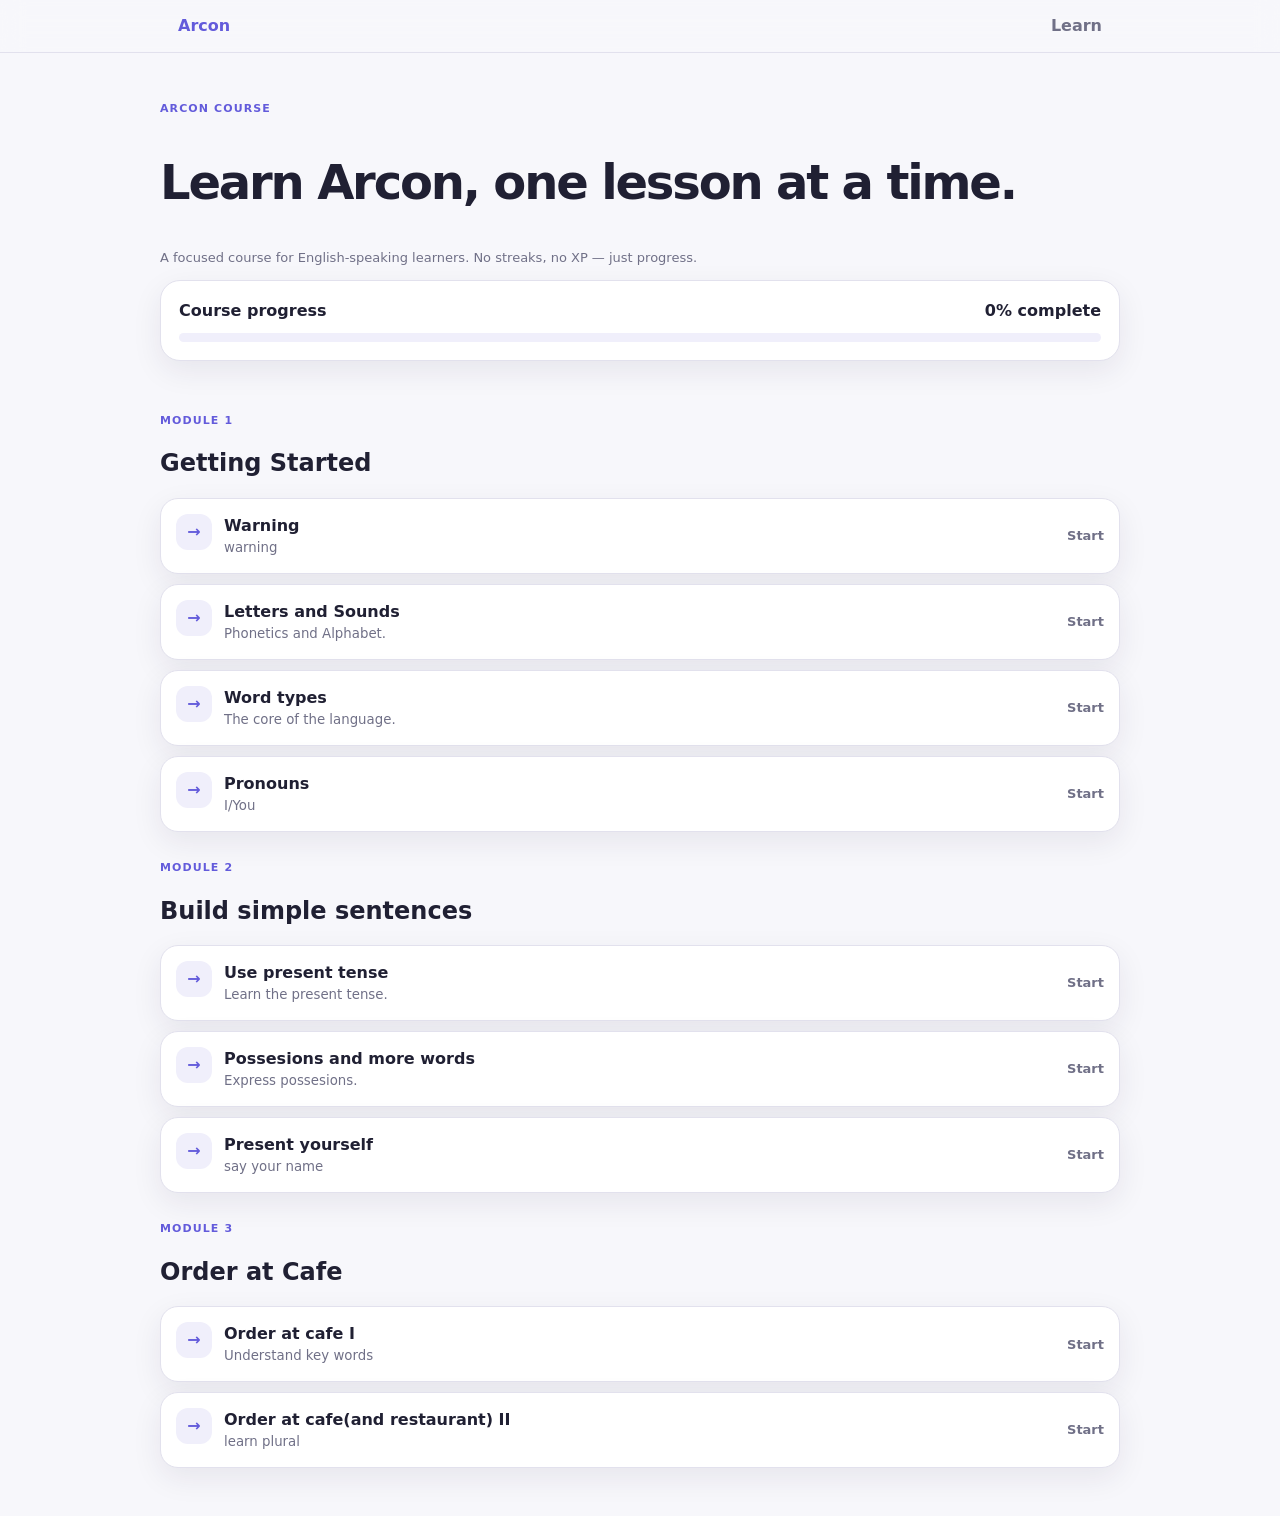
<file: index.html>
<!doctype html><html lang="en"><head><meta charset="utf-8"><meta name="viewport" content="width=device-width,initial-scale=1"><title>Arcon — Learn</title><link rel="stylesheet" href="./css/style.css"></head><body><header class="topbar"><nav class="nav"><a class="logo" href="./index.html">Arcon</a><span class="nav-link">Learn</span></nav></header><main class="container"><section class="hero"><div class="eyebrow">Arcon course</div><h1>Learn Arcon, one lesson at a time.</h1><p class="muted">A focused course for English-speaking learners. No streaks, no XP — just progress.</p><div class="progress-card"><div class="progress-row"><span>Course progress</span><span id="progressText">0% complete</span></div><div class="progress-track"><div id="progressFill" class="progress-fill"></div></div></div></section><div id="modules"></div></main><script type="module" src="./js/index.js"></script></body></html>
</file>
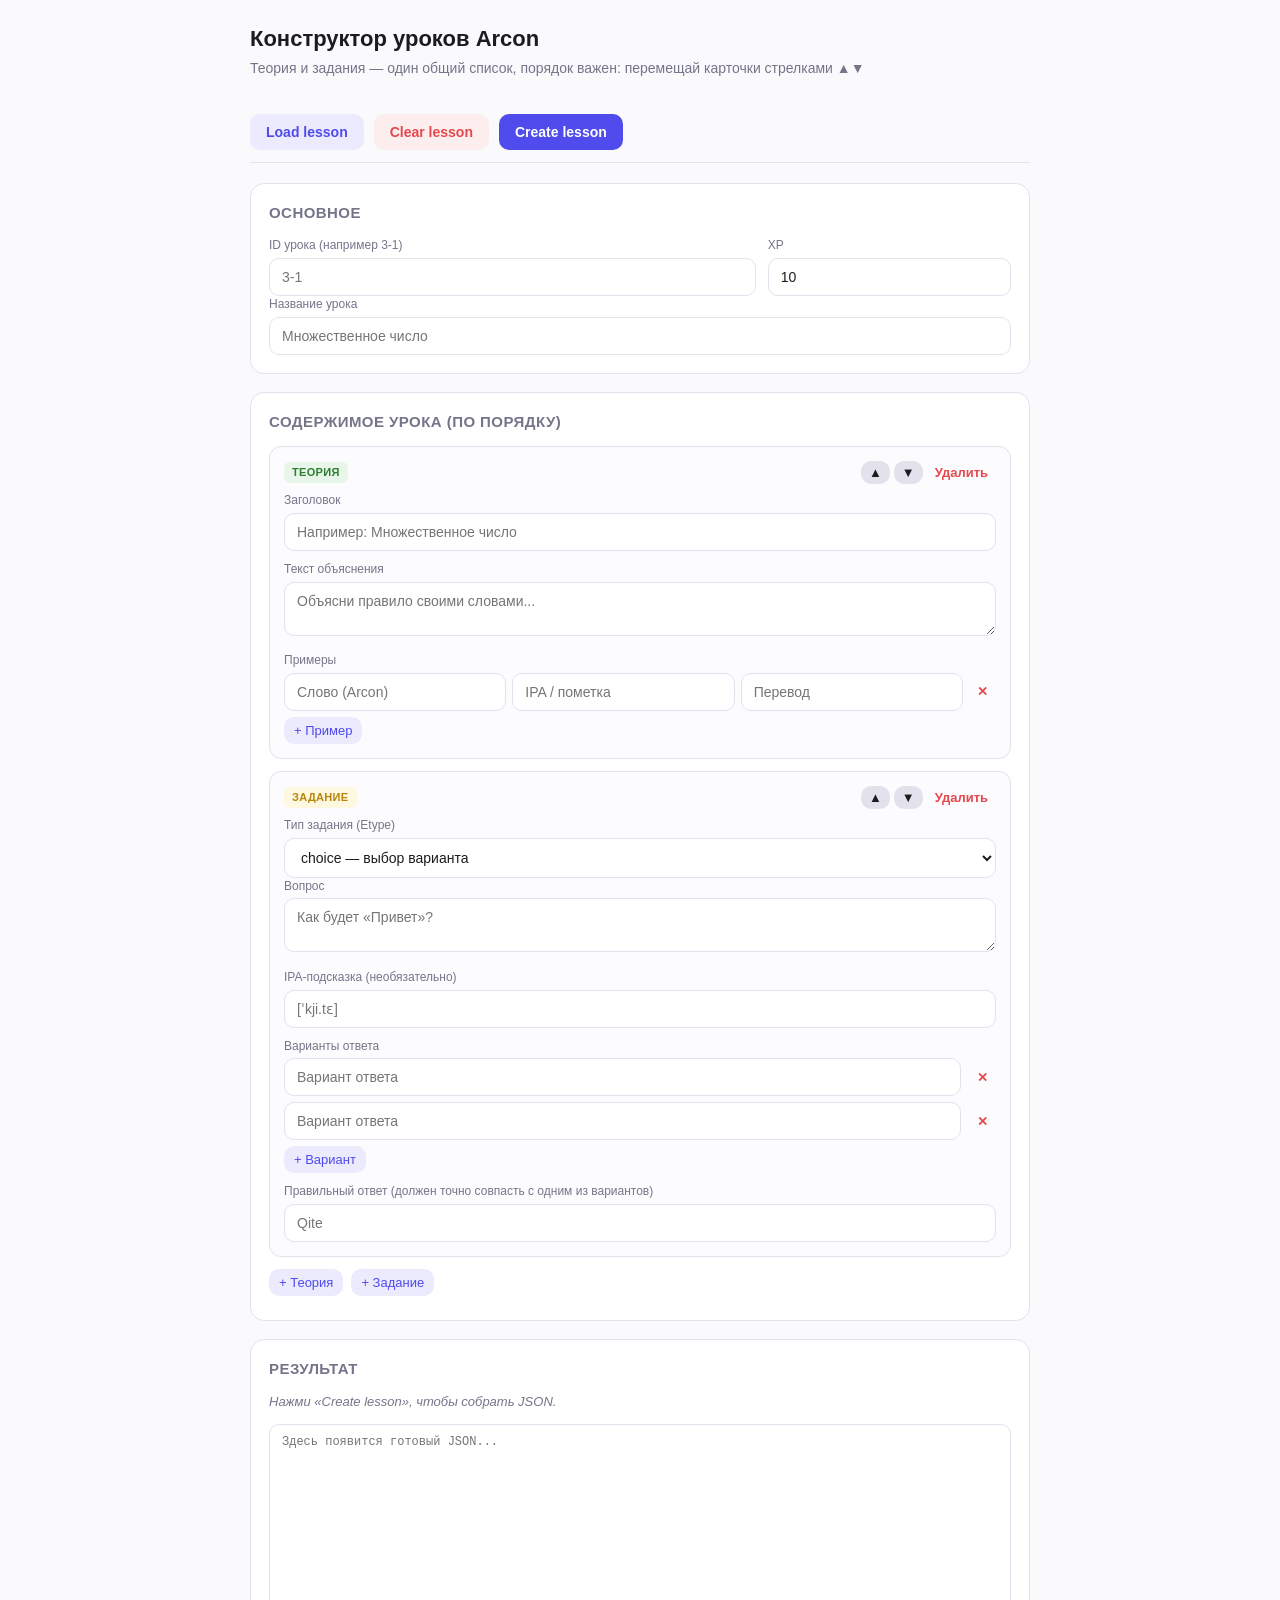
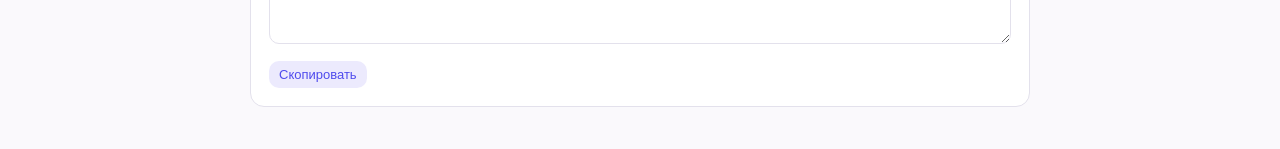
<file: lesson-creater.html>
<!DOCTYPE html>
<html lang="ru">
<head>
<meta charset="UTF-8">
<meta name="viewport" content="width=device-width, initial-scale=1.0">
<title>Конструктор уроков Arcon v2</title>
<style>
  :root {
    --accent: #4f4bed;
    --accent-soft: #eceafd;
    --bg: #faf9fc;
    --panel: #ffffff;
    --border: #e3e1ec;
    --text: #1c1c1e;
    --hint: #75758a;
    --danger: #e5484d;
    --danger-soft: #fceeee;
    --theory-tag: #2e7d32;
    --theory-tag-soft: #e8f5e9;
    --ex-tag: #b8860b;
    --ex-tag-soft: #fff8e1;
    --radius: 14px;
  }
  * { box-sizing: border-box; }
  body {
    margin: 0;
    background: var(--bg);
    color: var(--text);
    font-family: -apple-system, BlinkMacSystemFont, "Segoe UI", Roboto, sans-serif;
    padding: 24px;
    line-height: 1.4;
  }
  .p1-wrap { max-width: 780px; margin: 0 auto; }
  h1 { font-size: 22px; margin: 0 0 4px; }
  .p1-subtitle { color: var(--hint); font-size: 14px; margin: 0 0 24px; }
  .p1-toolbar {
    display: flex; gap: 10px; position: sticky; top: 0;
    background: var(--bg); padding: 12px 0; z-index: 10;
    border-bottom: 1px solid var(--border); margin-bottom: 20px;
  }
  button { font-family: inherit; cursor: pointer; border: none; border-radius: 10px; padding: 10px 16px; font-size: 14px; font-weight: 600; }
  .p1-btn-primary { background: var(--accent); color: #fff; }
  .p1-btn-danger { background: var(--danger-soft); color: var(--danger); }
  .p1-btn-ghost { background: var(--accent-soft); color: var(--accent); }
  .p1-btn-small { padding: 6px 10px; font-size: 13px; font-weight: 500; }
  .p1-btn-remove { background: none; color: var(--danger); font-size: 13px; padding: 4px 8px; }
  .p1-btn-move { background: var(--border); color: var(--text); font-size: 13px; padding: 4px 8px; }

  section.p1-section {
    background: var(--panel); border: 1px solid var(--border);
    border-radius: var(--radius); padding: 18px; margin-bottom: 18px;
  }
  section.p1-section > h2 {
    font-size: 15px; text-transform: uppercase; letter-spacing: 0.03em;
    color: var(--hint); margin: 0 0 14px;
  }

  label { display: block; font-size: 12px; color: var(--hint); margin: 10px 0 4px; }
  label:first-of-type { margin-top: 0; }

  input[type="text"], input[type="number"], textarea, select {
    width: 100%; padding: 10px 12px; border: 1px solid var(--border);
    border-radius: 10px; font-size: 14px; font-family: inherit;
    background: #fff; color: var(--text);
  }
  textarea { resize: vertical; min-height: 54px; }
  input:focus, textarea:focus, select:focus { outline: none; border-color: var(--accent); }

  .p1-row-inline { display: flex; gap: 8px; align-items: center; margin-bottom: 6px; }
  .p1-row-inline input { flex: 1; }

  .p1-item {
    border: 1px solid var(--border); border-radius: 12px; padding: 14px;
    margin-bottom: 12px; background: #fcfcfe;
  }
  .p1-item-header {
    display: flex; justify-content: space-between; align-items: center; margin-bottom: 8px; gap: 8px;
  }
  .p1-item-header-left { display: flex; align-items: center; gap: 8px; }
  .p1-item-tag {
    font-size: 11px; font-weight: 700; text-transform: uppercase;
    padding: 3px 8px; border-radius: 6px; letter-spacing: 0.03em;
  }
  .p1-item-tag.theory { color: var(--theory-tag); background: var(--theory-tag-soft); }
  .p1-item-tag.exercise { color: var(--ex-tag); background: var(--ex-tag-soft); }
  .p1-item-header-actions { display: flex; gap: 4px; }

  .p1-example-row, .p1-pair-row {
    display: grid; grid-template-columns: 1fr 1fr 1fr auto; gap: 6px; margin-bottom: 6px;
  }
  .p1-pair-row { grid-template-columns: 1fr 1fr auto; }

  .p1-basic-grid { display: grid; grid-template-columns: 2fr 1fr; gap: 12px; }

  #p1-json-output {
    width: 100%; min-height: 220px; font-family: "SF Mono", Menlo, Consolas, monospace;
    font-size: 12px; white-space: pre;
  }
  .p1-output-actions { display: flex; gap: 8px; margin-top: 10px; }
  .p1-empty-hint { color: var(--hint); font-size: 13px; font-style: italic; }  .p1-hidden { display: none !important; }
</style>
</head>
<body>
<div class="p1-wrap">
  <h1>Конструктор уроков Arcon</h1>
  <p class="p1-subtitle">Теория и задания — один общий список, порядок важен: перемещай карточки стрелками ▲▼</p>

  <div class="p1-toolbar">
    <button id="p1-load-btn" class="p1-btn-ghost">Load lesson</button>
    <input type="file" id="p1-load-file" accept="application/json,.json" class="p1-hidden">
    <button id="p1-clear-btn" class="p1-btn-danger">Clear lesson</button>
    <button id="p1-create-btn" class="p1-btn-primary">Create lesson</button>
  </div>

  <section class="p1-section">
    <h2>Основное</h2>
    <div class="p1-basic-grid">
      <div>
        <label for="p1-id-input">ID урока (например 3-1)</label>
        <input type="text" id="p1-id-input" placeholder="3-1">
      </div>
      <div>
        <label for="p1-xp-input">XP</label>
        <input type="number" id="p1-xp-input" value="10">
      </div>
    </div>
    <label for="p1-title-input">Название урока</label>
    <input type="text" id="p1-title-input" placeholder="Множественное число">
  </section>

  <section class="p1-section">
    <h2>Содержимое урока (по порядку)</h2>
    <div id="p1-items-list"></div>
    <div class="p1-row-inline">
      <button id="p1-add-theory-btn" class="p1-btn-ghost p1-btn-small">+ Теория</button>
      <button id="p1-add-exercise-btn" class="p1-btn-ghost p1-btn-small">+ Задание</button>
    </div>
  </section>

  <section class="p1-section">
    <h2>Результат</h2>
    <p class="p1-empty-hint" id="p1-output-hint">Нажми «Create lesson», чтобы собрать JSON.</p>
    <textarea id="p1-json-output" readonly placeholder="Здесь появится готовый JSON..."></textarea>
    <div class="p1-output-actions">
      <button id="p1-copy-btn" class="p1-btn-ghost p1-btn-small">Скопировать</button>
    </div>
  </section>
</div>

<script>
(function () {
  const list = document.getElementById("p1-items-list");

  // ---------- Общие утилиты для карточек в списке ----------

  function moveItem(item, direction) {
    if (direction === "up" && item.previousElementSibling) {
      list.insertBefore(item, item.previousElementSibling);
    } else if (direction === "down" && item.nextElementSibling) {
      list.insertBefore(item.nextElementSibling, item);
    }
  }

  function makeItemHeader(tagLabel, tagClass, item) {
    const header = document.createElement("div");
    header.className = "p1-item-header";
    header.innerHTML = `
      <div class="p1-item-header-left">
        <span class="p1-item-tag ${tagClass}">${tagLabel}</span>
      </div>
      <div class="p1-item-header-actions">
        <button class="p1-btn-move p1-move-up" type="button">▲</button>
        <button class="p1-btn-move p1-move-down" type="button">▼</button>
        <button class="p1-btn-remove p1-remove-item" type="button">Удалить</button>
      </div>
    `;
    header.querySelector(".p1-move-up").onclick = () => moveItem(item, "up");
    header.querySelector(".p1-move-down").onclick = () => moveItem(item, "down");
    header.querySelector(".p1-remove-item").onclick = () => item.remove();
    return header;
  }

  // ---------- Теория ----------

  function makeExampleRow() {
    const row = document.createElement("div");
    row.className = "p1-example-row";
    row.innerHTML = `
      <input type="text" class="p1-ex-word" placeholder="Слово (Arcon)">
      <input type="text" class="p1-ex-ipa" placeholder="IPA / пометка">
      <input type="text" class="p1-ex-translation" placeholder="Перевод">
      <button class="p1-btn-remove" type="button">✕</button>
    `;
    row.querySelector(".p1-btn-remove").onclick = () => row.remove();
    return row;
  }

  function makeTheoryItem() {
    const item = document.createElement("div");
    item.className = "p1-item p1-theory-item";
    item.appendChild(makeItemHeader("Теория", "theory", item));

    const body = document.createElement("div");
    body.innerHTML = `
      <label>Заголовок</label>
      <input type="text" class="p1-t-title" placeholder="Например: Множественное число">
      <label>Текст объяснения</label>
      <textarea class="p1-t-theory" placeholder="Объясни правило своими словами..."></textarea>
      <label>Примеры</label>
      <div class="p1-t-examples"></div>
      <button class="p1-btn-ghost p1-btn-small p1-add-example-btn" type="button">+ Пример</button>
    `;
    body.querySelector(".p1-add-example-btn").onclick = () => {
      body.querySelector(".p1-t-examples").appendChild(makeExampleRow());
    };
    body.querySelector(".p1-t-examples").appendChild(makeExampleRow());
    item.appendChild(body);

    return item;
  }

  document.getElementById("p1-add-theory-btn").onclick = () => {
    list.appendChild(makeTheoryItem());
  };

  // ---------- Задания ----------

  function makeOptionRow(container) {
    const row = document.createElement("div");
    row.className = "p1-row-inline";
    row.innerHTML = `
      <input type="text" class="p1-e-choice-option" placeholder="Вариант ответа">
      <button class="p1-btn-remove" type="button">✕</button>
    `;
    row.querySelector(".p1-btn-remove").onclick = () => row.remove();
    container.appendChild(row);
  }

  function makePairRow(container) {
    const row = document.createElement("div");
    row.className = "p1-pair-row";
    row.innerHTML = `
      <input type="text" class="p1-e-match-word" placeholder="Слово (Arcon)">
      <input type="text" class="p1-e-match-translation" placeholder="Перевод">
      <button class="p1-btn-remove" type="button">✕</button>
    `;
    row.querySelector(".p1-btn-remove").onclick = () => row.remove();
    container.appendChild(row);
  }

  function makeAnswerRow(container) {
    const row = document.createElement("div");
    row.className = "p1-row-inline";
    row.innerHTML = `
      <input type="text" class="p1-e-write-answer" placeholder="Правильный ответ">
      <button class="p1-btn-remove" type="button">✕</button>
    `;
    row.querySelector(".p1-btn-remove").onclick = () => row.remove();
    container.appendChild(row);
  }

  function renderChoiceFields(fieldsEl) {
    fieldsEl.innerHTML = `
      <label>Вопрос</label>
      <textarea class="p1-e-choice-prompt" placeholder="Как будет «Привет»?"></textarea>
      <label>IPA-подсказка (необязательно)</label>
      <input type="text" class="p1-e-choice-ipahint" placeholder="[ˈkji.tɛ]">
      <label>Варианты ответа</label>
      <div class="p1-e-choice-options"></div>
      <button class="p1-btn-ghost p1-btn-small p1-add-option-btn" type="button">+ Вариант</button>
      <label>Правильный ответ (должен точно совпасть с одним из вариантов)</label>
      <input type="text" class="p1-e-choice-answer" placeholder="Qite">
    `;
    const optionsList = fieldsEl.querySelector(".p1-e-choice-options");
    fieldsEl.querySelector(".p1-add-option-btn").onclick = () => makeOptionRow(optionsList);
    makeOptionRow(optionsList);
    makeOptionRow(optionsList);
  }

  function renderMatchFields(fieldsEl) {
    fieldsEl.innerHTML = `
      <label>Пары для сопоставления</label>
      <div class="p1-e-match-pairs"></div>
      <button class="p1-btn-ghost p1-btn-small p1-add-pair-btn" type="button">+ Пара</button>
    `;
    const pairsList = fieldsEl.querySelector(".p1-e-match-pairs");
    fieldsEl.querySelector(".p1-add-pair-btn").onclick = () => makePairRow(pairsList);
    makePairRow(pairsList);
    makePairRow(pairsList);
  }

  function renderWriteFields(fieldsEl) {
    fieldsEl.innerHTML = `
      <label>Задание (можно с переносом строки — фраза на новой строке)</label>
      <textarea class="p1-e-write-prompt" placeholder="Переведи фразу:&#10;Qo ede vū?"></textarea>
      <label>Что озвучить по кнопке 🔊 (необязательно, пиши на Arcon без знаков препинания)</label>
      <input type="text" class="p1-e-write-speak" placeholder="Qo ede vū">
      <label>IPA-подсказка (необязательно)</label>
      <input type="text" class="p1-e-write-ipahint" placeholder="">
      <label>Правильные ответы</label>
      <div class="p1-e-write-answers"></div>
      <button class="p1-btn-ghost p1-btn-small p1-add-answer-btn" type="button">+ Ответ</button>
    `;
    const answersList = fieldsEl.querySelector(".p1-e-write-answers");
    fieldsEl.querySelector(".p1-add-answer-btn").onclick = () => makeAnswerRow(answersList);
    makeAnswerRow(answersList);
  }

  function makeExerciseItem() {
    const item = document.createElement("div");
    item.className = "p1-item p1-exercise-item";
    item.appendChild(makeItemHeader("Задание", "exercise", item));

    const body = document.createElement("div");
    body.innerHTML = `
      <label>Тип задания (Etype)</label>
      <select class="p1-e-etype-select">
        <option value="choice">choice — выбор варианта</option>
        <option value="match">match — сопоставление пар</option>
        <option value="write">write — открытый ответ</option>
      </select>
      <div class="p1-e-fields"></div>
    `;
    item.appendChild(body);

    const fieldsEl = body.querySelector(".p1-e-fields");
    const typeSelect = body.querySelector(".p1-e-etype-select");

    function renderForType() {
      if (typeSelect.value === "choice") renderChoiceFields(fieldsEl);
      else if (typeSelect.value === "match") renderMatchFields(fieldsEl);
      else if (typeSelect.value === "write") renderWriteFields(fieldsEl);
    }
    typeSelect.onchange = renderForType;
    renderForType();

    return item;
  }

  document.getElementById("p1-add-exercise-btn").onclick = () => {
    list.appendChild(makeExerciseItem());
  };

  // ---------- Загрузка существующего урока ----------

  function fillTheoryItem(item, data) {
    item.querySelector(".p1-t-title").value = data.title || "";
    item.querySelector(".p1-t-theory").value = data.theory || "";
    const examplesContainer = item.querySelector(".p1-t-examples");
    examplesContainer.innerHTML = ""; // убираем дефолтную пустую строку из makeTheoryItem()
    (data.examples || []).forEach((ex) => {
      const row = makeExampleRow();
      row.querySelector(".p1-ex-word").value = ex.word || "";
      row.querySelector(".p1-ex-ipa").value = ex.ipa || "";
      row.querySelector(".p1-ex-translation").value = ex.translation || "";
      examplesContainer.appendChild(row);
    });
  }

  function fillExerciseItem(item, data) {
    const select = item.querySelector(".p1-e-etype-select");
    const fieldsEl = item.querySelector(".p1-e-fields");
    select.value = data.Etype || "choice";

    if (data.Etype === "match") {
      renderMatchFields(fieldsEl);
      const pairsList = fieldsEl.querySelector(".p1-e-match-pairs");
      pairsList.innerHTML = "";
      (data.pairs || []).forEach((pair) => {
        makePairRow(pairsList);
        const row = pairsList.lastElementChild;
        row.querySelector(".p1-e-match-word").value = (pair && pair[0]) || "";
        row.querySelector(".p1-e-match-translation").value = (pair && pair[1]) || "";
      });
    } else if (data.Etype === "write") {
      renderWriteFields(fieldsEl);
      fieldsEl.querySelector(".p1-e-write-prompt").value = data.prompt || "";
      fieldsEl.querySelector(".p1-e-write-speak").value = data.speak || "";
      fieldsEl.querySelector(".p1-e-write-ipahint").value = data.ipaHint || "";
      const answersList = fieldsEl.querySelector(".p1-e-write-answers");
      answersList.innerHTML = "";
      (data.answers || []).forEach((ans) => {
        makeAnswerRow(answersList);
        answersList.lastElementChild.querySelector(".p1-e-write-answer").value = ans || "";
      });
    } else {
      // choice — тоже дефолт, если Etype не распознан
      renderChoiceFields(fieldsEl);
      fieldsEl.querySelector(".p1-e-choice-prompt").value = data.prompt || "";
      fieldsEl.querySelector(".p1-e-choice-ipahint").value = data.ipaHint || "";
      const optionsList = fieldsEl.querySelector(".p1-e-choice-options");
      optionsList.innerHTML = "";
      (data.options || []).forEach((opt) => {
        makeOptionRow(optionsList);
        optionsList.lastElementChild.querySelector(".p1-e-choice-option").value = opt || "";
      });
      fieldsEl.querySelector(".p1-e-choice-answer").value = data.answer || "";
    }
  }

  function loadLessonIntoForm(data) {
    document.getElementById("p1-id-input").value = data.id || "";
    document.getElementById("p1-title-input").value = data.title || "";
    document.getElementById("p1-xp-input").value = data.xp || 10;
    list.innerHTML = "";

    (data.lesson || []).forEach((entry) => {
      if (entry.type === "T") {
        const item = makeTheoryItem();
        fillTheoryItem(item, entry);
        list.appendChild(item);
      } else if (entry.type === "E") {
        const item = makeExerciseItem();
        fillExerciseItem(item, entry);
        list.appendChild(item);
      }
    });

    document.getElementById("p1-output-hint").textContent =
      `Loaded "${data.id || "lesson"}" — edit below, then Create lesson to export.`;
  }

  document.getElementById("p1-load-btn").onclick = () => {
    document.getElementById("p1-load-file").click();
  };

  document.getElementById("p1-load-file").addEventListener("change", (e) => {
    const file = e.target.files[0];
    if (!file) return;
    const reader = new FileReader();
    reader.onload = () => {
      try {
        const data = JSON.parse(reader.result);
        loadLessonIntoForm(data);
      } catch (err) {
        alert("Couldn't read this file as a lesson JSON: " + err.message);
      }
    };
    reader.readAsText(file);
    e.target.value = ""; // сброс — чтобы можно было загрузить тот же файл повторно
  });

  // ---------- Сборка JSON ----------

  function buildLesson() {
    const lesson = {
      id: document.getElementById("p1-id-input").value.trim(),
      title: document.getElementById("p1-title-input").value.trim(),
      xp: parseInt(document.getElementById("p1-xp-input").value, 10) || 10,
      lesson: [],
    };

    // Порядок в итоговом JSON = порядок карточек в DOM (управляется стрелками ▲▼)
    [...list.children].forEach((item) => {
      if (item.classList.contains("p1-theory-item")) {
        const title = item.querySelector(".p1-t-title").value.trim();
        const theory = item.querySelector(".p1-t-theory").value.trim();
        const examples = [];
        item.querySelectorAll(".p1-example-row").forEach((row) => {
          const word = row.querySelector(".p1-ex-word").value.trim();
          const ipa = row.querySelector(".p1-ex-ipa").value.trim();
          const translation = row.querySelector(".p1-ex-translation").value.trim();
          if (word) examples.push({ word, ipa, translation });
        });
        if (title || theory || examples.length) {
          lesson.lesson.push({ type: "T", title, theory, examples });
        }
      } else if (item.classList.contains("p1-exercise-item")) {
        const etype = item.querySelector(".p1-e-etype-select").value;

        if (etype === "choice") {
          const prompt = item.querySelector(".p1-e-choice-prompt").value.trim();
          const ipaHint = item.querySelector(".p1-e-choice-ipahint").value.trim() || null;
          const options = [...item.querySelectorAll(".p1-e-choice-option")]
            .map((i) => i.value.trim())
            .filter((v) => v);
          const answer = item.querySelector(".p1-e-choice-answer").value.trim();
          if (prompt && options.length) {
            lesson.lesson.push({ type: "E", Etype: "choice", prompt, ipaHint, options, answer });
          }
        } else if (etype === "match") {
          const pairs = [...item.querySelectorAll(".p1-pair-row")]
            .map((row) => [
              row.querySelector(".p1-e-match-word").value.trim(),
              row.querySelector(".p1-e-match-translation").value.trim(),
            ])
            .filter((p) => p[0] && p[1]);
          if (pairs.length) {
            lesson.lesson.push({ type: "E", Etype: "match", pairs });
          }
        } else if (etype === "write") {
          const prompt = item.querySelector(".p1-e-write-prompt").value.trim();
          const speak = item.querySelector(".p1-e-write-speak").value.trim() || null;
          const ipaHint = item.querySelector(".p1-e-write-ipahint").value.trim() || null;
          const answers = [...item.querySelectorAll(".p1-e-write-answer")]
            .map((i) => i.value.trim())
            .filter((v) => v);
          if (prompt && answers.length) {
            lesson.lesson.push({ type: "E", Etype: "write", prompt, speak, ipaHint, answers });
          }
        }
      }
    });

    return lesson;
  }

  function downloadFile(filename, content) {
    const blob = new Blob([content], { type: "application/json" });
    const url = URL.createObjectURL(blob);
    const a = document.createElement("a");
    a.href = url;
    a.download = filename;
    document.body.appendChild(a);
    a.click();
    a.remove();
    URL.revokeObjectURL(url);
  }

  document.getElementById("p1-create-btn").onclick = () => {
    const lesson = buildLesson();
    if (!lesson.id) {
      alert("Заполни ID урока — без него не получится назвать файл.");
      return;
    }
    const json = JSON.stringify(lesson, null, 2);
    const output = document.getElementById("p1-json-output");
    output.value = json;
    document.getElementById("p1-output-hint").textContent =
      `Готово — файл "${lesson.id}.json" скачался. Также можешь скопировать текст ниже.`;
    downloadFile(lesson.id + ".json", json);
  };

  document.getElementById("p1-copy-btn").onclick = () => {
    const output = document.getElementById("p1-json-output");
    if (!output.value) return;
    output.select();
    document.execCommand("copy");
  };

  document.getElementById("p1-clear-btn").onclick = () => {
    if (!confirm("Точно сбросить весь урок? Все введённые данные пропадут.")) return;
    document.getElementById("p1-id-input").value = "";
    document.getElementById("p1-title-input").value = "";
    document.getElementById("p1-xp-input").value = "10";
    list.innerHTML = "";
    document.getElementById("p1-json-output").value = "";
    document.getElementById("p1-output-hint").textContent = "Нажми «Create lesson», чтобы собрать JSON.";
  };

  // Стартовое состояние — одна теория и одно задание, чтобы было видно, с чего начать
  list.appendChild(makeTheoryItem());
  list.appendChild(makeExerciseItem());
})();
</script>
</body>
</html>
</file>
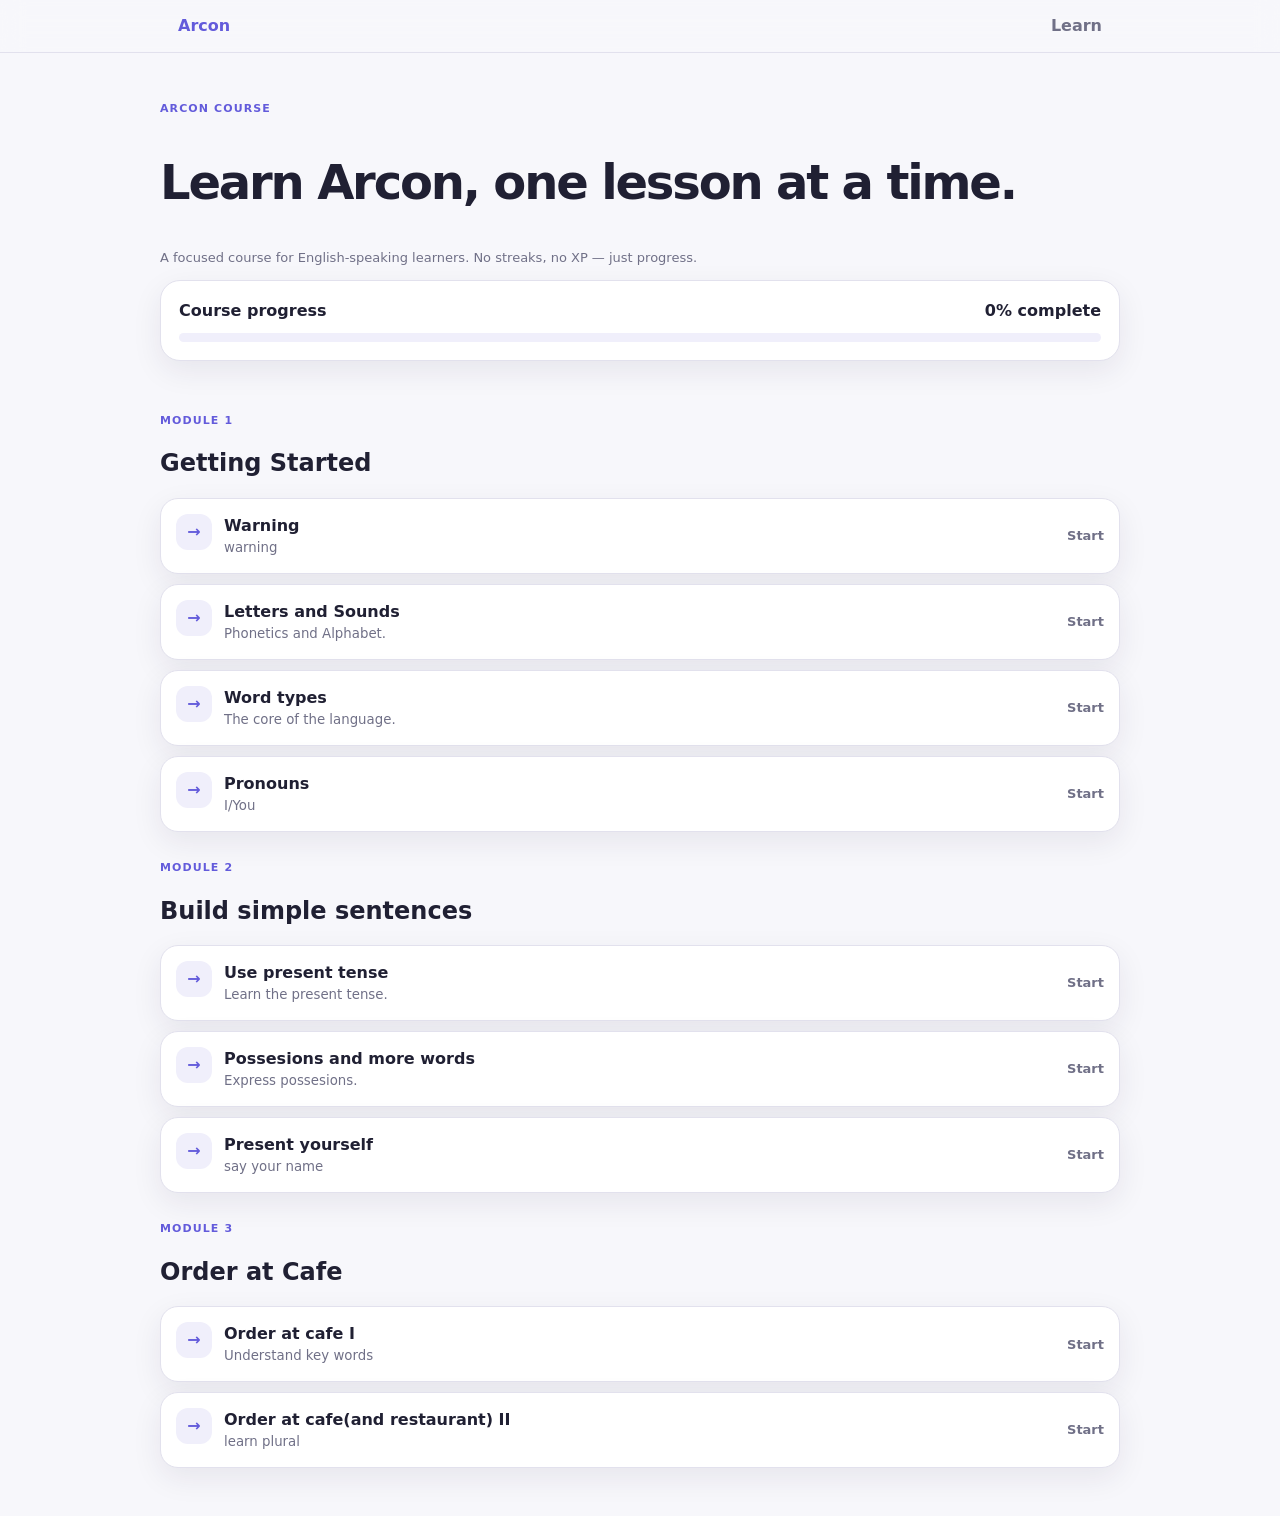
<file: lesson.html>
<!doctype html><html lang="en"><head><meta charset="utf-8"><meta name="viewport" content="width=device-width,initial-scale=1"><title>Arcon — Lesson</title><link rel="stylesheet" href="./css/style.css"></head><body><header class="topbar"><nav class="nav"><a class="logo" href="./index.html">Arcon</a><a class="nav-link" href="./index.html">Course</a></nav></header><main class="container"><div class="lesson-header"><div class="lesson-title"><div class="eyebrow">Lesson</div><h1 id="lessonTitle">Loading…</h1></div><div id="hearts" class="hearts">♥♥♥</div></div><div class="progress-track"><div id="progressFill" class="progress-fill"></div></div><div id="stepText" class="step"></div><section id="lessonContent"></section><div class="bottom-action"><button id="action" class="primary">Next</button></div></main><script type="module" src="./js/lesson.js"></script></body></html>
</file>
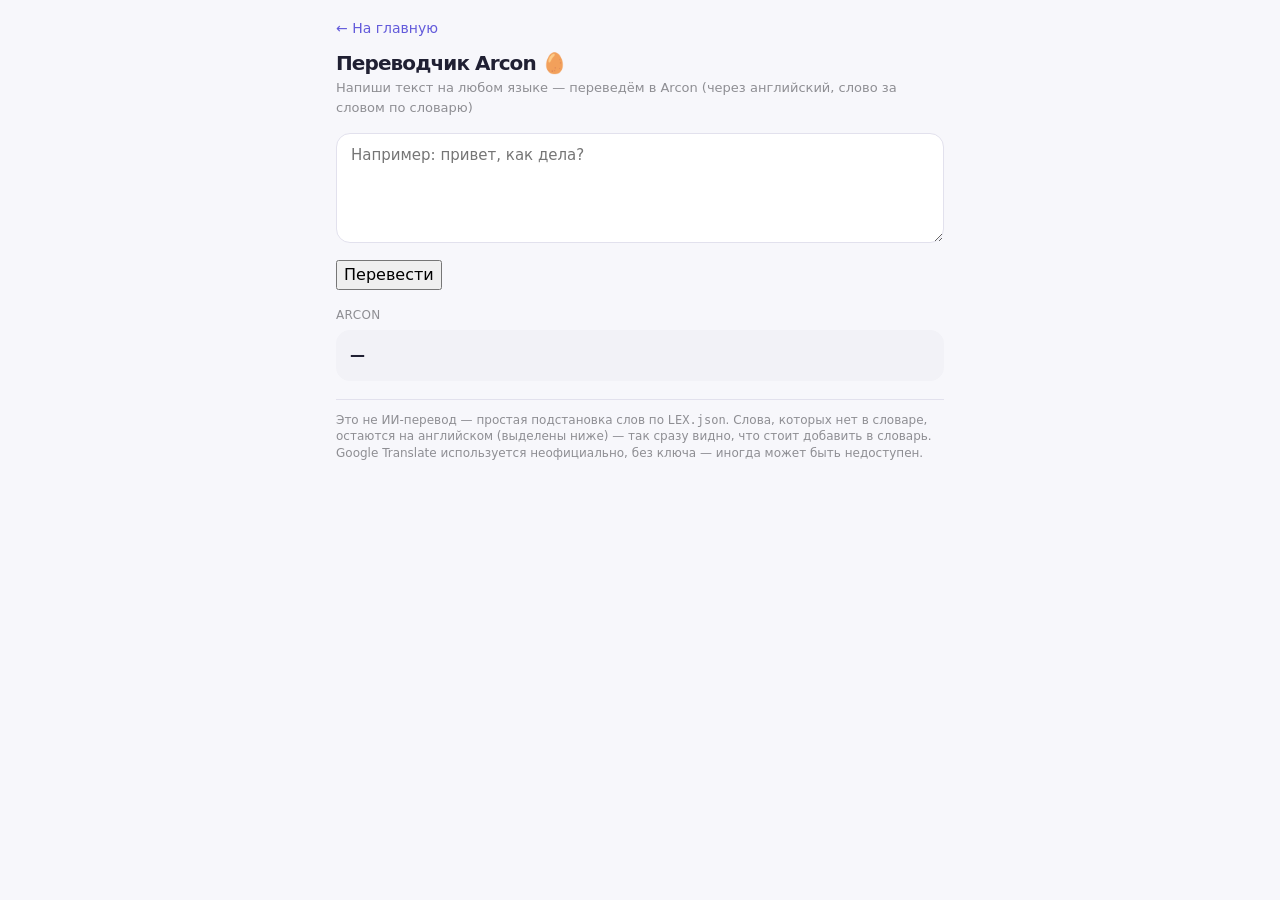
<file: translate.html>
<!DOCTYPE html>
<html lang="ru">
<head>
<meta charset="UTF-8">
<meta name="viewport" content="width=device-width, initial-scale=1.0, maximum-scale=1.0, user-scalable=no">
<title>Arcon — Переводчик</title>
<link rel="stylesheet" href="css/style.css?v=1">
<style>
  .t-wrap { padding: 16px; max-width: 640px; margin: 0 auto; }
  .t-back { display: inline-block; margin-bottom: 14px; color: var(--accent); font-size: 14px; text-decoration: none; }
  .t-textarea {
    width: 100%; min-height: 110px; padding: 12px 14px; border: 1px solid var(--border, #e3e1ec);
    border-radius: 14px; font-size: 15px; font-family: inherit; resize: vertical;
  }
  .t-result-block { margin-top: 16px; }
  .t-result-label { font-size: 12px; color: var(--tg-hint, #8e8e93); text-transform: uppercase; letter-spacing: 0.03em; margin-bottom: 6px; }
  .t-result-box {
    background: var(--tg-secondary-bg, #f2f2f7); border-radius: 14px; padding: 14px;
    font-size: 15px; white-space: pre-wrap; min-height: 24px;
  }
  .t-result-box.arcon { font-weight: 600; }
  .t-missing { margin-top: 8px; font-size: 13px; color: var(--hint, #75758a); }
  .t-missing b { color: var(--error, #e5484d); }
  .t-note {
    font-size: 12px; color: var(--tg-hint, #8e8e93); margin-top: 18px; line-height: 1.4;
    border-top: 1px solid var(--border, #e3e1ec); padding-top: 12px;
  }
</style>
</head>
<body>
<div class="t-wrap">
  <a class="t-back" href="index.html">← На главную</a>
  <h1 style="font-size:20px;margin:0 0 4px;">Переводчик Arcon 🥚</h1>
  <p style="color:var(--tg-hint,#8e8e93);font-size:13px;margin:0 0 16px;">
    Напиши текст на любом языке — переведём в Arcon (через английский, слово за словом по словарю)
  </p>

  <textarea id="t-input" class="t-textarea" placeholder="Например: привет, как дела?"></textarea>
  <button id="t-translate-btn" class="btn-primary" style="margin-top:10px;">Перевести</button>

  <div class="t-result-block">
    <div class="t-result-label">Arcon</div>
    <div id="t-arcon-box" class="t-result-box arcon">—</div>
    <div id="t-missing-box" class="t-missing"></div>
  </div>

  <p class="t-note">
    Это не ИИ-перевод — простая подстановка слов по <code>LEX.json</code>. Слова, которых нет в словаре,
    остаются на английском (выделены ниже) — так сразу видно, что стоит добавить в словарь.
    Google Translate используется неофициально, без ключа — иногда может быть недоступен.
  </p>
</div>

<script type="module">
  import { translate } from "./js/translate.js";

  const input = document.getElementById("t-input");
  const btn = document.getElementById("t-translate-btn");
  const arconBox = document.getElementById("t-arcon-box");
  const missingBox = document.getElementById("t-missing-box");

  btn.onclick = async () => {
    const text = input.value.trim();
    if (!text) return;

    btn.disabled = true;
    btn.textContent = "Переводим...";
    missingBox.textContent = "";

    try {
      const result = await translate(text);
      arconBox.textContent = result.arcon;
      if (result.missing.length) {
        missingBox.innerHTML = "Не найдено в словаре: <b>" + result.missing.join(", ") + "</b>";
      }
    } catch (err) {
      arconBox.textContent = "Ошибка: " + err.message;
    }

    btn.disabled = false;
    btn.textContent = "Перевести";
  };
</script>
</body>
</html>
</file>
<file: css/style.css>
:root{--bg:#f7f7fb;--surface:#fff;--surface2:#f0effb;--text:#202033;--muted:#707087;--accent:#635bdb;--accent2:#5048c9;--border:#e2e1ed;--ok:#258a61;--bad:#c44959;--shadow:0 10px 30px rgba(35,31,68,.08);--radius:20px}
@media(prefers-color-scheme:dark){:root{--bg:#15151d;--surface:#20202b;--surface2:#2a2938;--text:#f5f4fb;--muted:#aaa8bb;--accent:#9189ff;--accent2:#aaa3ff;--border:#3a3948;--shadow:0 10px 30px rgba(0,0,0,.22)}}
*{box-sizing:border-box}body{margin:0;background:var(--bg);color:var(--text);font:16px/1.5 system-ui,-apple-system,"Segoe UI",sans-serif}button,input{font:inherit}button{cursor:pointer}.topbar{position:sticky;top:0;z-index:10;backdrop-filter:blur(12px);background:color-mix(in srgb,var(--bg) 88%,transparent);border-bottom:1px solid var(--border)}.nav{max-width:960px;margin:auto;padding:14px 18px;display:flex;justify-content:space-between}.logo{font-weight:900;color:var(--accent);text-decoration:none}.nav-link{color:var(--muted);text-decoration:none;font-weight:700}.container{width:min(960px,calc(100% - 28px));margin:auto;padding:30px 0 48px}.hero{padding:18px 0 24px}.eyebrow{text-transform:uppercase;letter-spacing:.1em;font-size:11px;font-weight:800;color:var(--accent)}h1{font-size:clamp(30px,7vw,48px);line-height:1.05;letter-spacing:-.045em}h2{line-height:1.2}.muted,.hint,.example-meta{color:var(--muted);font-size:13px}.progress-card,.card,.lesson-card{background:var(--surface);border:1px solid var(--border);box-shadow:var(--shadow)}.progress-card{border-radius:var(--radius);padding:18px}.progress-row{display:flex;justify-content:space-between;font-weight:750;margin-bottom:10px}.progress-track{height:9px;border-radius:999px;background:var(--surface2);overflow:hidden}.progress-fill{height:100%;width:0;background:var(--accent);border-radius:inherit;transition:width .3s}.module{margin-top:28px}.lesson-list{display:grid;gap:10px}.lesson-card{width:100%;border-radius:18px;padding:15px;display:grid;grid-template-columns:auto 1fr auto;gap:12px;text-align:left;color:var(--text)}.lesson-card:hover{border-color:var(--accent)}.lesson-icon{width:36px;height:36px;border-radius:12px;background:var(--surface2);display:grid;place-items:center;color:var(--accent);font-weight:900}.lesson-copy{display:grid}.lesson-copy small{color:var(--muted)}.lesson-status{color:var(--muted);font-size:13px;font-weight:750;align-self:center}.done .lesson-icon{color:var(--ok)}.lesson-header{display:flex;align-items:end;gap:12px}.lesson-title{flex:1}.lesson-title h1{font-size:24px;margin:0}.hearts{color:var(--bad);font-size:18px}.step{color:var(--muted);font-size:13px;text-align:right;margin-top:7px}.card{border-radius:var(--radius);padding:24px;margin-top:20px}.theory-body{font-size:18px}.examples{display:grid;gap:10px;margin-top:22px}.example{background:var(--surface2);border:1px solid var(--border);border-radius:15px;padding:13px 15px}.example-word{font-weight:850;font-size:18px}.sound{border:0;background:transparent;color:var(--accent);padding:2px 5px}.options{display:grid;gap:10px;margin-top:20px}.option,.match-item{border:2px solid var(--border);background:var(--surface);color:var(--text);border-radius:15px;padding:14px;text-align:left;min-height:52px;width:100%}.option.selected{border-color:var(--accent);background:var(--surface2)}.option.correct,.match-item.matched{border-color:var(--ok);background:color-mix(in srgb,var(--ok) 10%,var(--surface))}.option.incorrect{border-color:var(--bad)}.match-grid{display:grid;grid-template-columns:1fr 1fr;gap:10px;margin-top:20px}.match-grid>div{display:grid;gap:10px}.match-item.selected{border-color:var(--accent);background:var(--surface2)}.write-input{width:100%;margin-top:20px;border:2px solid var(--border);background:var(--surface);color:var(--text);border-radius:15px;padding:14px;outline:none}.write-input:focus{border-color:var(--accent)}.speak-line{margin-top:18px;font-size:21px;font-weight:800}.feedback{margin-top:16px;border-radius:13px;padding:12px 14px;font-weight:750}.feedback.right{color:var(--ok);background:color-mix(in srgb,var(--ok) 11%,var(--surface))}.feedback.wrong{color:var(--bad);background:color-mix(in srgb,var(--bad) 10%,var(--surface))}.bottom-action{position:sticky;bottom:0;padding:14px 0 0;background:linear-gradient(transparent,var(--bg) 18%)}.primary{border:0;border-radius:15px;background:var(--accent);color:#fff;font-weight:850;padding:14px 20px;width:100%}.primary:disabled{opacity:.55}.complete-card{text-align:center;padding:40px 24px}.complete-icon{margin:0 auto 16px;width:64px;height:64px;border-radius:50%;display:grid;place-items:center;background:color-mix(in srgb,var(--ok) 14%,var(--surface));color:var(--ok);font-size:30px;font-weight:900}@media(min-width:700px){.options,.examples{grid-template-columns:1fr 1fr}}
</file>
